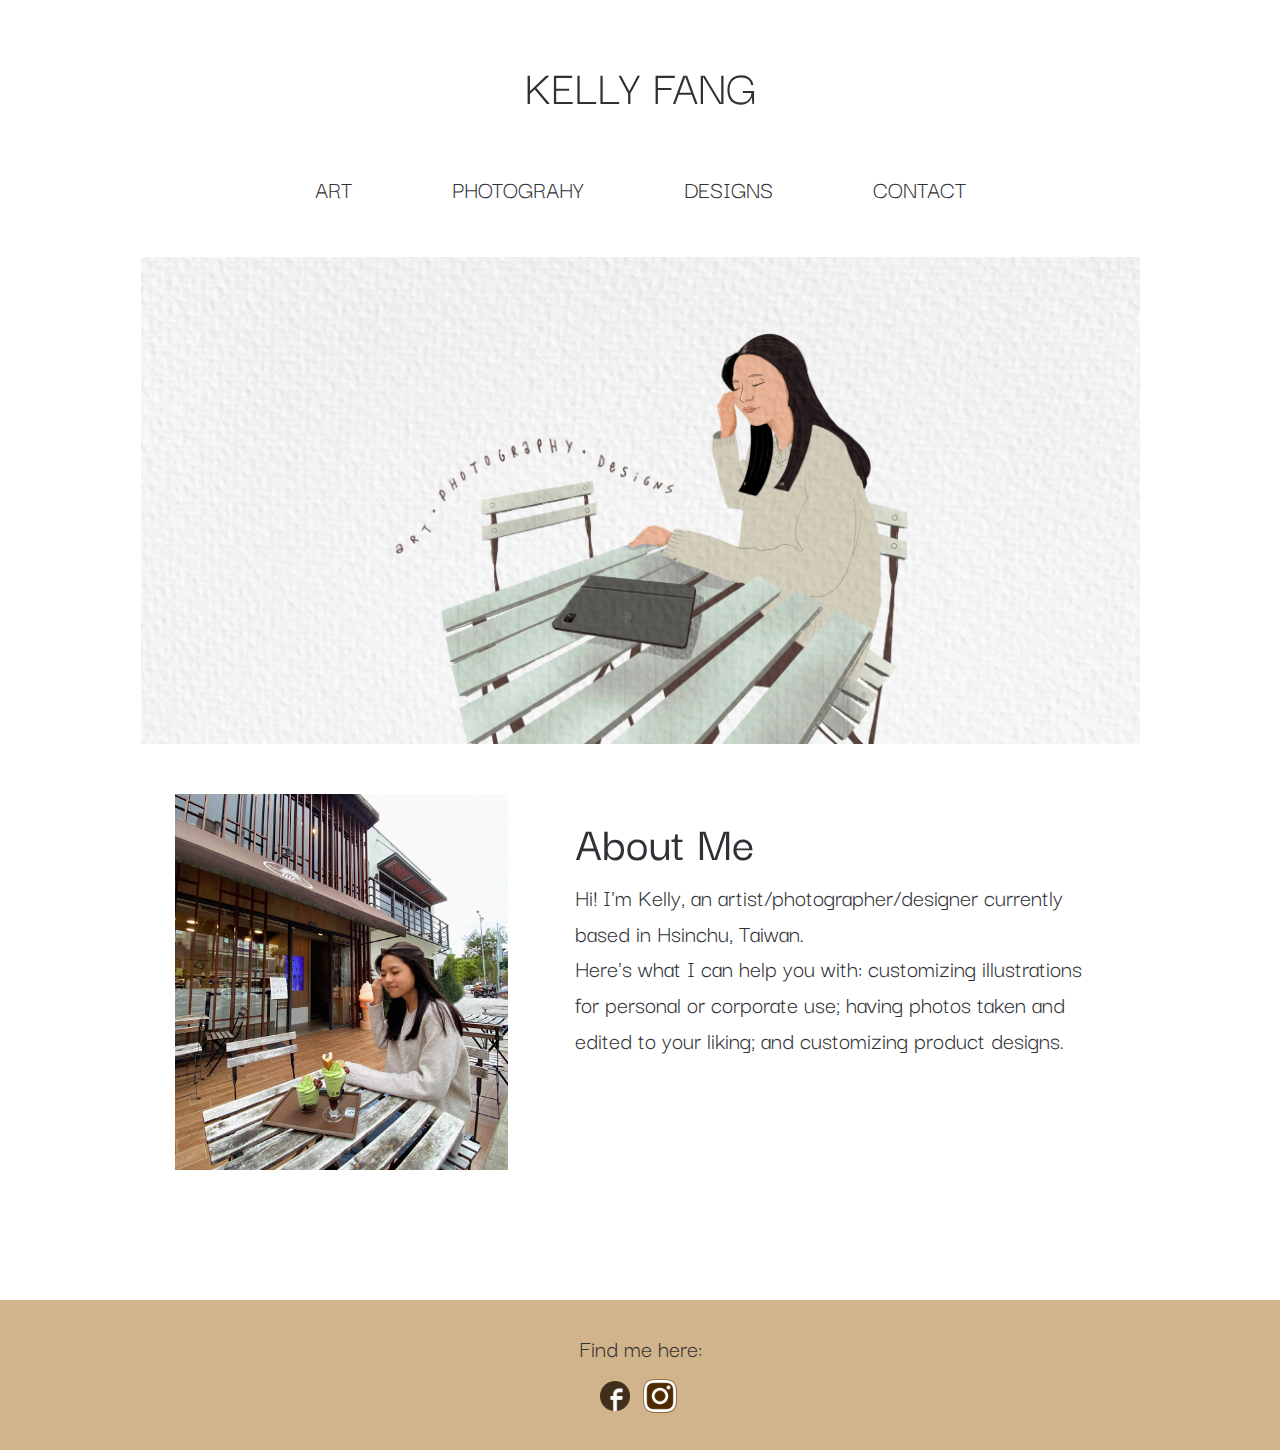
<file: index.html>
<!DOCTYPE html>
<html>

<head>
<meta charset="utf-8">
<title>Kelly Fang</title>
<link href="css/indexstyle.css"type="text/css"rel="stylesheet">
<link href="css/bootstrap.min.css" rel="stylesheet">
<script src="js/jquery.js"></script>
<script src="js/bootstrap.min.js"></script>

<!--FONT-->
<link rel="preconnect" href="https://fonts.gstatic.com">
<link href="https://fonts.googleapis.com/css2?family=Darker+Grotesque:wght@300&display=swap" rel="stylesheet">

<!--BOOTSTRAP-->
<link rel="stylesheet" href="https://maxcdn.bootstrapcdn.com/bootstrap/3.4.1/css/bootstrap.min.css">
<script src="https://maxcdn.bootstrapcdn.com/bootstrap/3.4.1/js/bootstrap.min.js"></script>
</head>

<div class="pagewrap">

<!--HEADER-->
<header class="headingtop">
  <div class="head1"><a href="./index.html">KELLY FANG</a></div>
</header>
<header class="headingbottom">
  <div class="head2"><a href="./art.html">ART</a></div>
  <div class="head3"><a href="./photography.html">PHOTOGRAHY</a></div>
  <div class="head4"><a href="./designs.html">DESIGNS</a></div>
  <div class="head5"><a href="./contact.html">CONTACT</a></div>
</header>

<body class="body">
<!--MAIN VISUAL-->
<div class="container">
        <img src="img/mainvisual.jpg">
</div>

<!--ABOUT ME-->
<div class="aboutme">
<div class="col-md-5 col-sm-12 col-2 aboutmepic"><img id="img" src="img/me.jpg"></div>
<div class="col-md-7 col-sm-12 col-2 aboutmetxt">
  <h1>About Me</h1>
  <p>Hi! I'm Kelly, an artist/photographer/designer currently based in Hsinchu, Taiwan. <br> Here's what I can help you with: customizing illustrations for personal or corporate use; having photos taken and edited to your liking; and customizing product designs.</p>
</div>
</div>
</body>

<!--FOOTER-->
<div class="footer">
<footer class="footertop">
  <p>Find me here:</p>
</footer>

<footer class="footerbottom">
  <div class="fb">
  <a href="https://www.facebook.com/fang.yunhsuan/"><img src="img/f1.png"></a>
</div>
<div class="ig">
  <a href="https://www.instagram.com/kellyhsuann/"><img src="img/i1.png"></a>
</div>
</footer>
</div>

</div>
</html>

<script type="text/javascript">

</script>
</file>
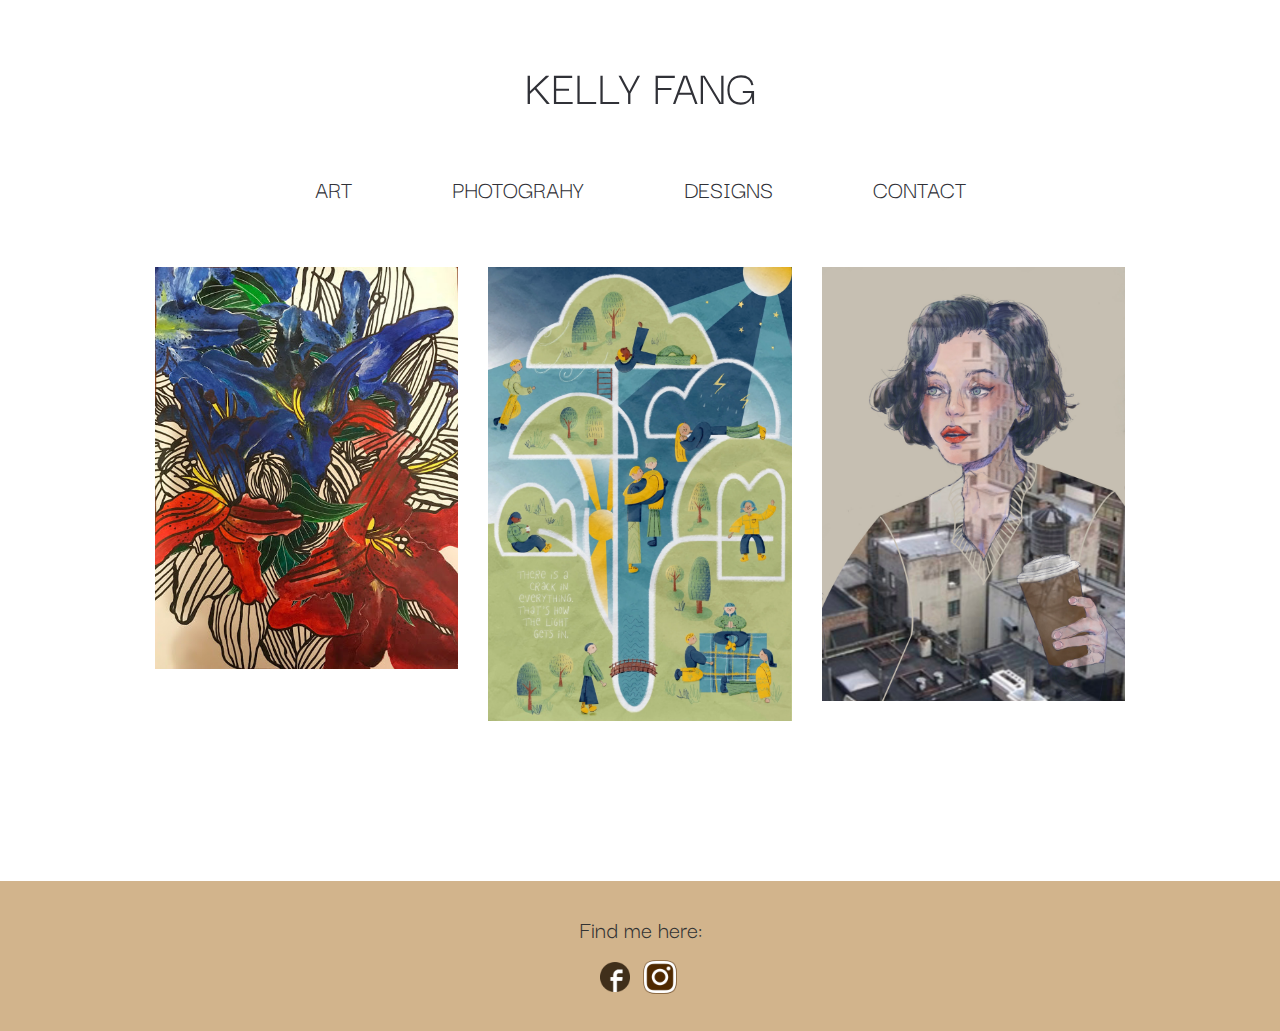
<file: art.html>
<!DOCTYPE html>
<html>

<head>
<meta charset="utf-8">
<title>Kelly Fang</title>
<link href="css/worksstyle.css"type="text/css"rel="stylesheet">
<link href="css/bootstrap.min.css" rel="stylesheet">
<script src="js/jquery.js"></script>
<script src="js/bootstrap.min.js"></script>

<!--FONT-->
<link rel="preconnect" href="https://fonts.gstatic.com">
<link href="https://fonts.googleapis.com/css2?family=Darker+Grotesque:wght@300&display=swap" rel="stylesheet">

<!--BOOTSTRAP-->
<link rel="stylesheet" href="https://maxcdn.bootstrapcdn.com/bootstrap/3.4.1/css/bootstrap.min.css">
<script src="https://maxcdn.bootstrapcdn.com/bootstrap/3.4.1/js/bootstrap.min.js"></script>
</head>

<div class="pagewrap">

<!--HEADER-->
<header class="headingtop">
  <div class="head1"><a href="./index.html">KELLY FANG</a></div>
</header>
<header class="headingbottom">
  <div class="head2"><a href="./art.html">ART</a></div>
  <div class="head3"><a href="./photography.html">PHOTOGRAHY</a></div>
  <div class="head4"><a href="./designs.html">DESIGNS</a></div>
  <div class="head5"><a href="./contact.html">CONTACT</a></div>
</header>

<!--ARTWORKS-->
<body class="body">
<div class="wcontainer1">
<div class="works1">
<div class="col-md-4 col-sm-12 col-3 work1"><img id="img1" src="img/art1.jpg"></div>
<div class="col-md-4 col-sm-12 col-3 work1"><img id="img8" src="img/art8.jpeg"></div>
<div class="col-md-4 col-sm-12 col-3 work1"><img id="img4" src="img/art4.jpg"></div>
</div>
</div>

<!--POPUP-->

<div id="imodal" class="cmodal">
<span class="close">&times;</span>
<img class="content" id="modalimg">
</div>
</body>

<!--FOOTER-->
<div class="footer">
<footer class="footertop">
  <p>Find me here:</p>
</footer>

<footer class="footerbottom">
  <div class="fb">
  <a href="https://www.facebook.com/fang.yunhsuan/"><img src="img/f1.png"></a>
</div>
<div class="ig">
  <a href="https://www.instagram.com/kellyhsuann/"><img src="img/i1.png"></a>
</div>
</footer>
</div>
</html>

<script type="text/javascript">

var modal = document.getElementById("imodal");

var img = document.getElementById("img1");
var modalImg = document.getElementById("modalimg");
img.onclick = function(){
  modal.style.display = "block";
  modalImg.src = this.src;
}

var img = document.getElementById("img8");
var modalImg = document.getElementById("modalimg");
img.onclick = function(){
  modal.style.display = "block";
  modalImg.src = this.src;
}

var img = document.getElementById("img4");
var modalImg = document.getElementById("modalimg");
img.onclick = function(){
  modal.style.display = "block";
  modalImg.src = this.src;
}

var span = document.getElementsByClassName("close")[0];

span.onclick = function() {
  modal.style.display = "none";
}
</script>
</file>
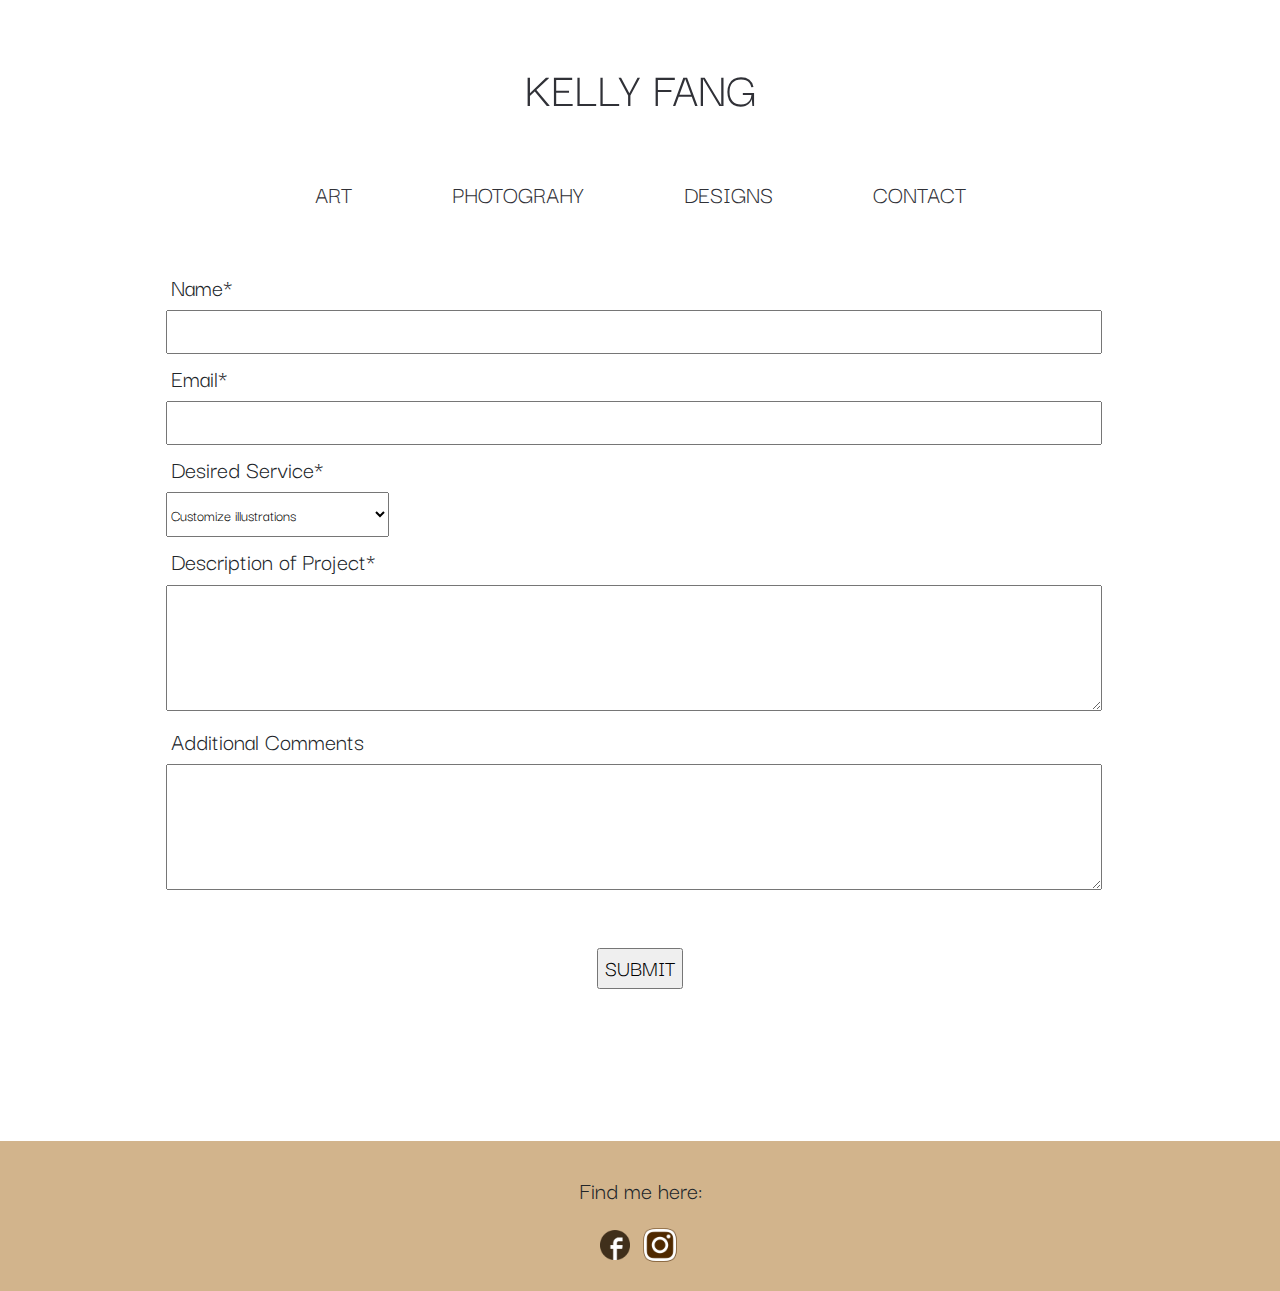
<file: contact.html>
<!DOCTYPE html>
<html>

<head>
<meta charset="utf-8">
<title>Kelly Fang</title>
<link href="css/contactstyle.css"type="text/css"rel="stylesheet">
<link href="css/bootstrap.min.css" rel="stylesheet">
<script src="js/jquery.js"></script>
<script src="js/bootstrap.min.js"></script>
</head>

<!--FONT-->
<link rel="preconnect" href="https://fonts.gstatic.com">
<link href="https://fonts.googleapis.com/css2?family=Darker+Grotesque:wght@300&display=swap" rel="stylesheet">

<div class="pagewrap">

<!--HEADER-->
<header class="headingtop">
  <div class="head1"><a href="./index.html">KELLY FANG</a></div>
</header>
<header class="headingbottom">
  <div class="head2"><a href="./art.html">ART</a></div>
  <div class="head3"><a href="./photography.html">PHOTOGRAHY</a></div>
  <div class="head4"><a href="./designs.html">DESIGNS</a></div>
  <div class="head5"><a href="./contact.html">CONTACT</a></div>
</header>

<body>

<!--FORM-->
<div class="contactme">

<div class="name">
<label for="name">Name*</label>
<input type="text"name="name"id="name"required>
</div>

<div class="email">
<label for="email">Email*</label>
<input type="text"name="email"id="email"required>
</div>

<div class="service">
<label for="service">Desired Service*</label>
<select id="service" name="service">
  <option value="art">Customize illustrations</option>
  <option value="photography">Take and/or edit photos</option>
  <option value="design">Customize designs</option>
</select>
</div>

<div class="description">
<label for="description">Description of Project*</label>
<textarea id="description"name="description"rows="5"cols="25"required></textarea>
</div>

<div class="message">
<label for="message">Additional Comments</label>
<textarea id="message"name="message"rows="5"cols="25"></textarea>
</div>

</div>

<div class="button">
<div class="submit">
<input type="submit"value="SUBMIT">
</div>
</div>

</body>

<!--FOOTER-->
<div class="footer">
<footer class="footertop">
  <p>Find me here:</p>
</footer>

<footer class="footerbottom">
  <div class="fb">
  <a href="https://www.facebook.com/fang.yunhsuan/"><img src="img/f1.png"></a>
</div>
<div class="ig">
  <a href="https://www.instagram.com/kellyhsuann/"><img src="img/i1.png"></a>
</div>
</footer>
</div>

</div>
</html>


<script type="text/javascript">
console.log("response");
$(document).ready(function(){
    $(".button").click(function(){
      alert("Thanks for reaching out. I'll get back to you soon!");
    }); 
});
</script>
</file>
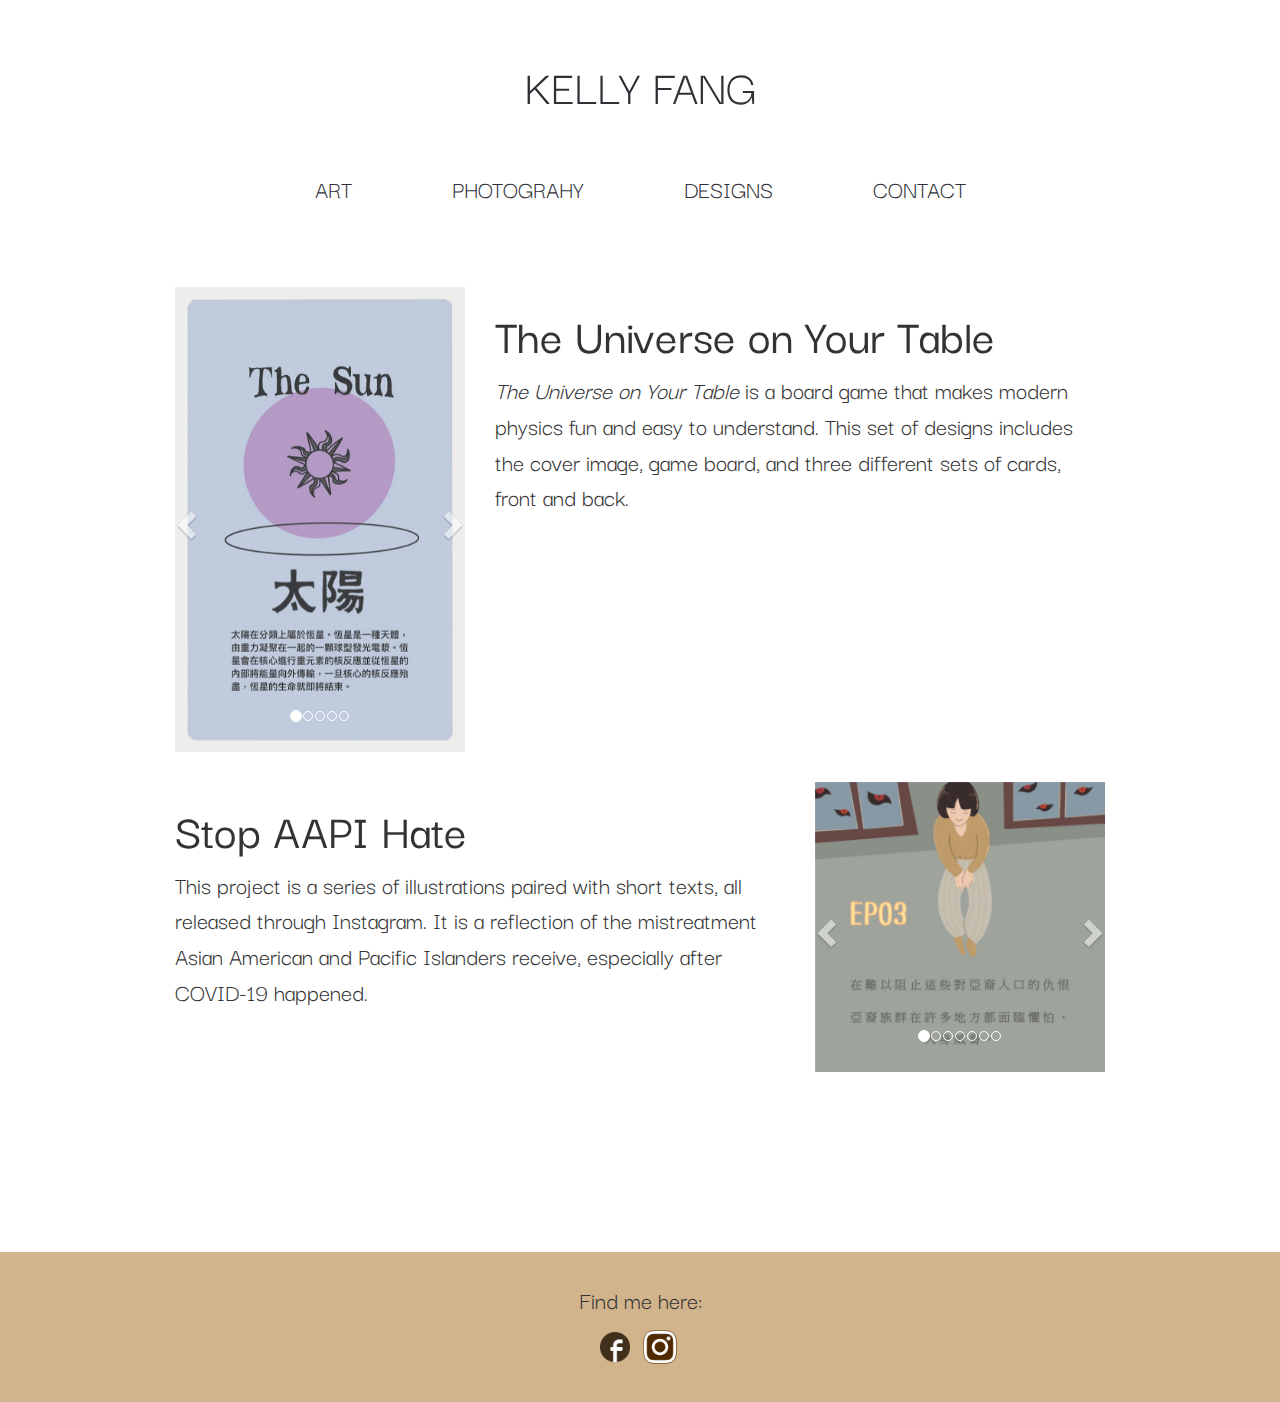
<file: designs.html>
<!DOCTYPE html>
<html>

<head>
<meta charset="utf-8">
<title>Kelly Fang</title>
<link href="css/worksstyle.css"type="text/css"rel="stylesheet">
<link href="css/bootstrap.min.css" rel="stylesheet">
<script src="js/jquery.js"></script>
<script src="js/bootstrap.min.js"></script>
<script type="text/javascript" src="js/jquery.min.js"></script>
<script src="js/skrollr.min.js"></script>

<!--FONT-->
<link rel="preconnect" href="https://fonts.gstatic.com">
<link href="https://fonts.googleapis.com/css2?family=Darker+Grotesque:wght@300&display=swap" rel="stylesheet">

<!--BOOTSTRAP-->
  <link rel="stylesheet" href="https://maxcdn.bootstrapcdn.com/bootstrap/3.4.1/css/bootstrap.min.css">
  <script src="https://maxcdn.bootstrapcdn.com/bootstrap/3.4.1/js/bootstrap.min.js"></script>
</head>

<div class="pagewrap">

<!--HEADER-->
<header class="headingtop">
  <div class="head1"><a href="./index.html">KELLY FANG</a></div>
</header>
<header class="headingbottom">
  <div class="head2"><a href="./art.html">ART</a></div>
  <div class="head3"><a href="./photography.html">PHOTOGRAHY</a></div>
  <div class="head4"><a href="./designs.html">DESIGNS</a></div>
  <div class="head5"><a href="./contact.html">CONTACT</a></div>
</header>

<!--DESIGNS-->
<body class="body">

<div class="universe">
<div class="col-md-4 col-sm-12 col-2 universeimg">
<!--CAROUSEL 1-->
<div id="Carousel1" class="carousel slide" data-ride="carousel">
  <ol class="carousel-indicators">
    <li data-target="#Carousel1" data-slide-to="0" class="active"></li>
    <li data-target="#Carousel1" data-slide-to="1"></li>
    <li data-target="#Carousel1" data-slide-to="2"></li>
    <li data-target="#Carousel1" data-slide-to="3"></li>
    <li data-target="#Carousel1" data-slide-to="4"></li>
  </ol>

  <div class="carousel-inner">
    <div class="item active">
      <img src="img/des4.jpg">
    </div>

    <div class="item">
      <img src="img/des5.jpg">
    </div>

    <div class="item">
      <img src="img/des6.jpg">
    </div>

    <div class="item">
      <img src="img/des7.jpg">
    </div>

    <div class="item">
      <img src="img/des3.jpg">
    </div>
  </div>
</div>

  <!--LEFT RIGHT CONTROLS-->
  <a class="left carousel-control" href="#Carousel1" data-slide="prev">
    <span class="glyphicon glyphicon-chevron-left"></span>
    <span class="sr-only">Previous</span>
  </a>
  <a class="right carousel-control" href="#Carousel1" data-slide="next">
    <span class="glyphicon glyphicon-chevron-right"></span>
    <span class="sr-only">Next</span>
  </a>
</div>
<div class="col-md-8 col-sm-12 col-2 universetxt">
    <h1>The Universe on Your Table</h1>
  <p><i>The Universe on Your Table</i> is a board game that makes modern physics fun and easy to understand. This set of designs includes the cover image, game board, and three different sets of cards, front and back.</p>
</div>
</div>

<div class="aapi">

<div class="col-md-8 col-sm-12 col-2 aapitxt">
    <h1>Stop AAPI Hate</h1>
  <p>This project is a series of illustrations paired with short texts, all released through Instagram. It is a reflection of the mistreatment Asian American and Pacific Islanders receive, especially after COVID-19 happened.</p>
</div>


<div class="col-md-4 col-sm-12 col-2 aapiimg">
<!--CAROUSEL 2-->
<div id="Carousel2" class="carousel slide" data-ride="carousel">

  <ol class="carousel-indicators">
    <li data-target="#Carousel2" data-slide-to="0" class="active"></li>
    <li data-target="#Carousel2" data-slide-to="1"></li>
    <li data-target="#Carousel2" data-slide-to="2"></li>
    <li data-target="#Carousel2" data-slide-to="3"></li>
    <li data-target="#Carousel2" data-slide-to="4"></li>
    <li data-target="#Carousel2" data-slide-to="5"></li>
    <li data-target="#Carousel2" data-slide-to="6"></li>
  </ol>

  <div class="carousel-inner">
    <div class="item active">
      <img src="img/21.JPG">
    </div>

    <div class="item">
      <img src="img/22.JPG">
    </div>

    <div class="item">
      <img src="img/23.JPG">
    </div>

    <div class="item">
      <img src="img/24.JPG">
    </div>

    <div class="item">
      <img src="img/25.JPG">
    </div>

    <div class="item">
      <img src="img/26.JPG">
    </div>

    <div class="item">
      <img src="img/27.JPG">
    </div>
</div>
</div>

  <!--LEFT RIGHT CONTROLS-->
  <a class="left carousel-control" href="#Carousel2" data-slide="prev">
    <span class="glyphicon glyphicon-chevron-left"></span>
    <span class="sr-only">Previous</span>
  </a>
  <a class="right carousel-control" href="#Carousel2" data-slide="next">
    <span class="glyphicon glyphicon-chevron-right"></span>
    <span class="sr-only">Next</span>
  </a>
</div>
  </div>

</body>

<!--FOOTER-->
<div class="footer">
<footer class="footertop">
  <p>Find me here:</p>
</footer>

<footer class="footerbottom">
  <div class="fb">
  <a href="https://www.facebook.com/fang.yunhsuan/"><img src="img/f1.png"></a>
</div>
<div class="ig">
  <a href="https://www.instagram.com/kellyhsuann/"><img src="img/i1.png"></a>
</div>
</footer>
</div>
</html>
</file>
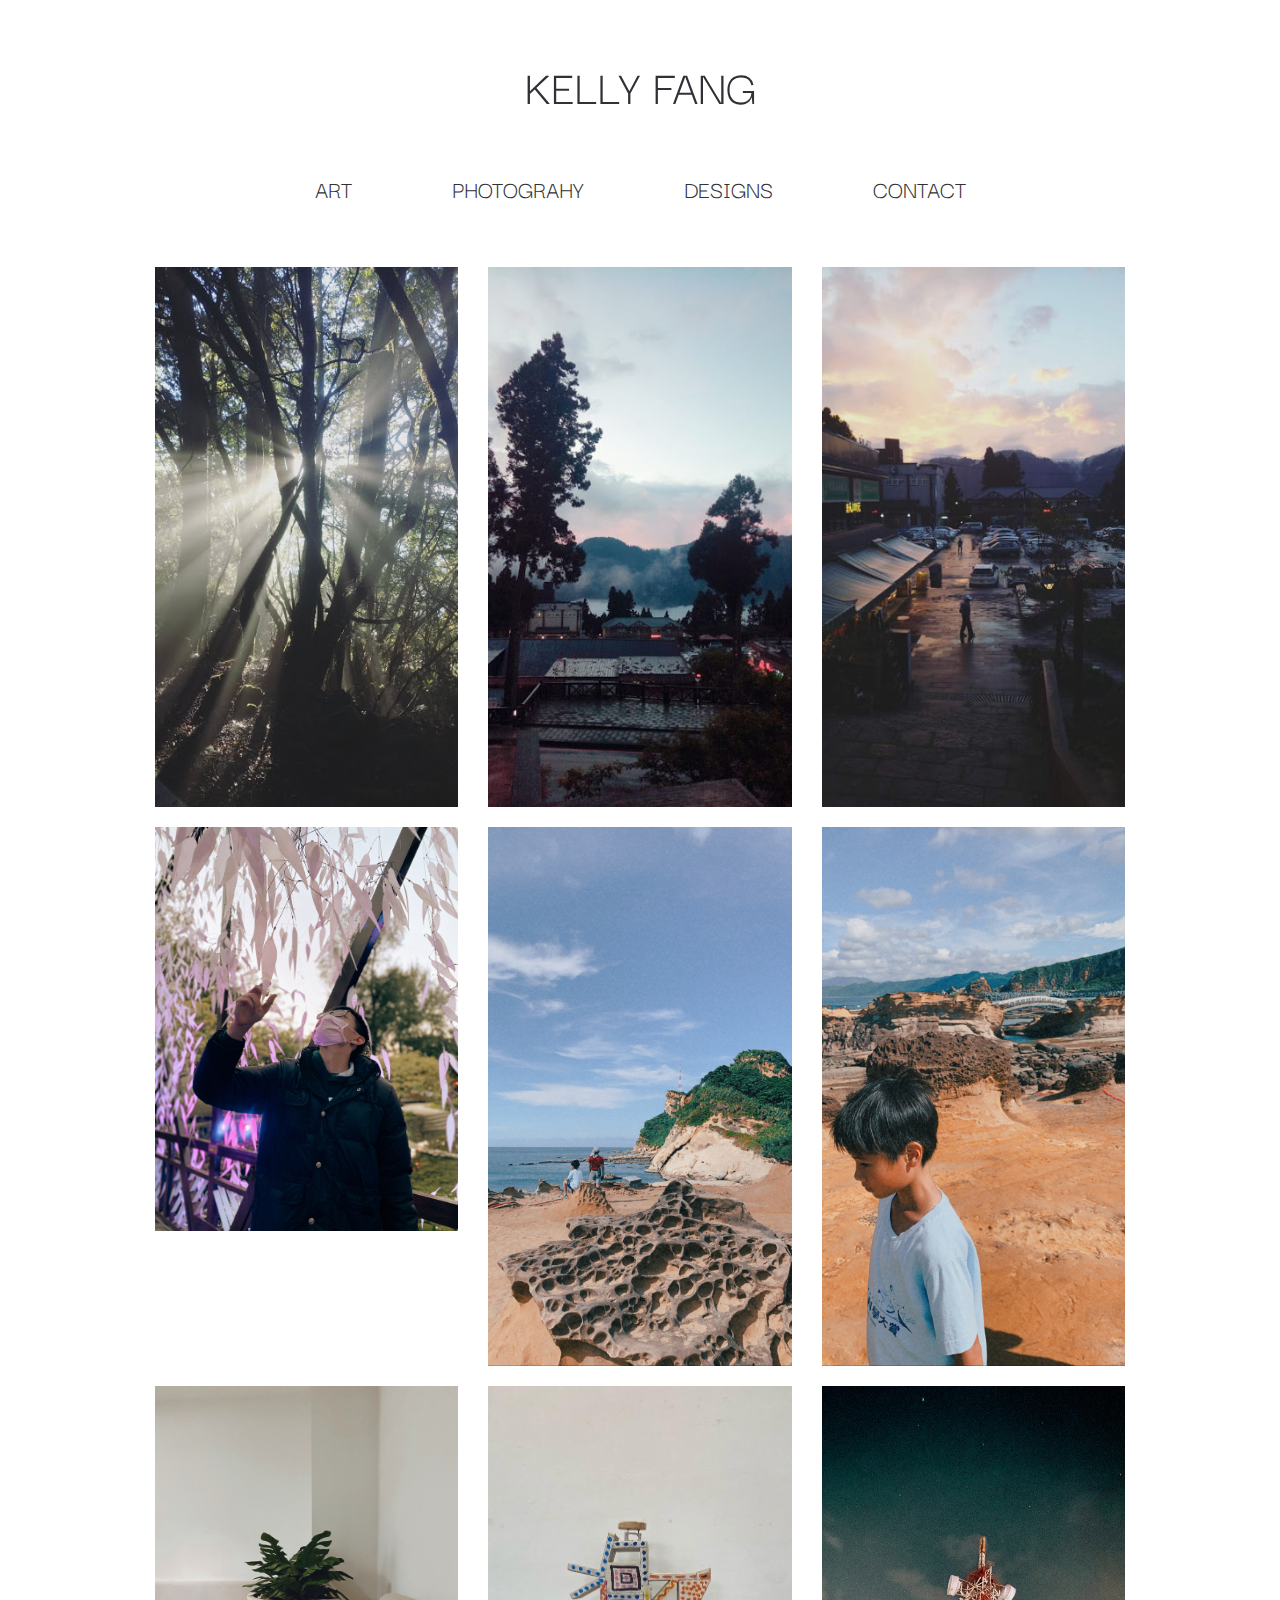
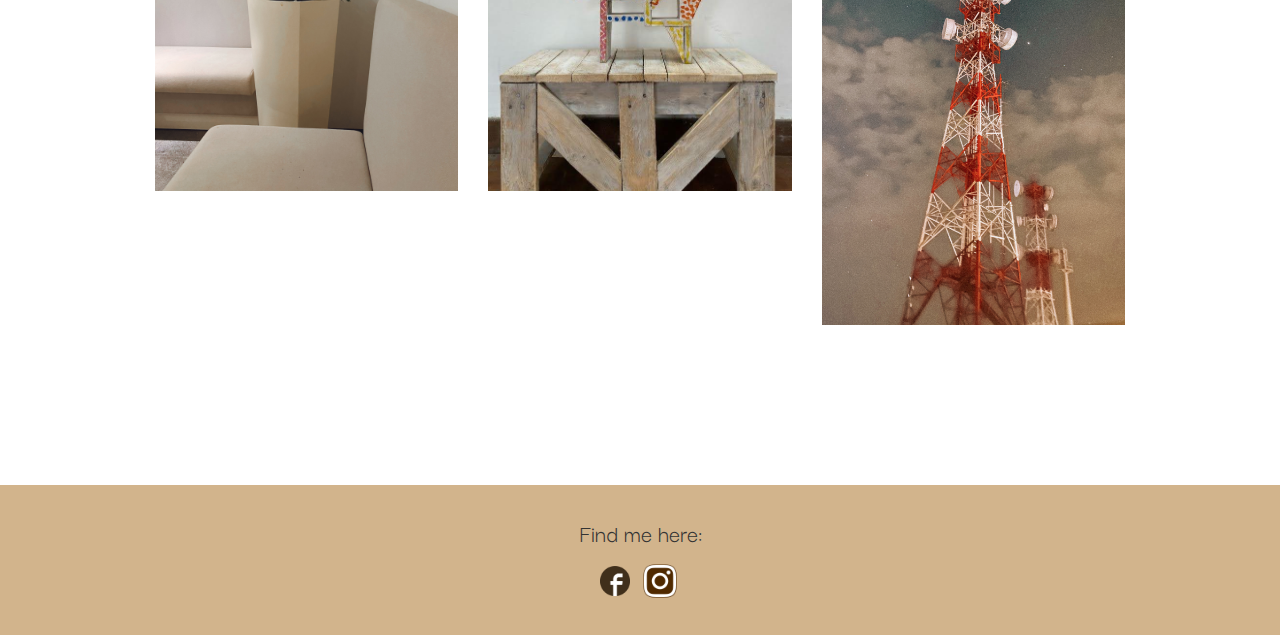
<file: photography.html>
<!DOCTYPE html>
<html>

<head>
<meta charset="utf-8">
<title>Kelly Fang</title>
<link href="css/worksstyle.css"type="text/css"rel="stylesheet">
<link href="css/bootstrap.min.css" rel="stylesheet">
<script src="js/jquery.js"></script>
<script src="js/bootstrap.min.js"></script>

<!--FONT-->
<link rel="preconnect" href="https://fonts.gstatic.com">
<link href="https://fonts.googleapis.com/css2?family=Darker+Grotesque:wght@300&display=swap" rel="stylesheet">

<!--BOOTSTRAP-->
  <link rel="stylesheet" href="https://maxcdn.bootstrapcdn.com/bootstrap/3.4.1/css/bootstrap.min.css">
  <script src="https://maxcdn.bootstrapcdn.com/bootstrap/3.4.1/js/bootstrap.min.js"></script>
</head>

<div class="pagewrap">

<!--HEADER-->
<header class="headingtop">
  <div class="head1"><a href="./index.html">KELLY FANG</a></div>
</header>
<header class="headingbottom">
  <div class="head2"><a href="./art.html">ART</a></div>
  <div class="head3"><a href="./photography.html">PHOTOGRAHY</a></div>
  <div class="head4"><a href="./designs.html">DESIGNS</a></div>
  <div class="head5"><a href="./contact.html">CONTACT</a></div>
</header>

<!--PHOTOGRAPHY-->
<body class="body">
<div class="wcontainer2">
<div class="works2">
<div class="col-md-4 col-sm-12 col-3 work2"><img id="img4" src="img/img1.jpg"></div>
<div class="col-md-4 col-sm-12 col-3 work2"><img id="img5" src="img/img2.jpg"></div>
<div class="col-md-4 col-sm-12 col-3 work2"><img id="img6" src="img/img3.jpg"></div>
<div class="col-md-4 col-sm-12 col-3 work2"><img id="img7" src="img/img10.jpg"></div>
<div class="col-md-4 col-sm-12 col-3 work2"><img id="img8" src="img/img5.jpg"></div>
<div class="col-md-4 col-sm-12 col-3 work2"><img id="img9" src="img/img6.jpg"></div>
<div class="col-md-4 col-sm-12 col-3 work2"><img id="img10" src="img/img11.jpg"></div>
<div class="col-md-4 col-sm-12 col-3 work2"><img id="img11" src="img/img8.jpg"></div>
<div class="col-md-4 col-sm-12 col-3 work2"><img id="img12" src="img/img13.jpeg"></div>
</div>
</div>

<!--POPUP-->
<div id="imodal" class="cmodal">
<span class="close">&times;</span>
<img class="content" id="modalimg">
</div>
</body>

<!--FOOTER-->
<div class="footer">
<footer class="footertop">
  <p>Find me here:</p>
</footer>

<footer class="footerbottom">
  <div class="fb">
  <a href="https://www.facebook.com/fang.yunhsuan/"><img src="img/f1.png"></a>
</div>
<div class="ig">
  <a href="https://www.instagram.com/kellyhsuann/"><img src="img/i1.png"></a>
</div>
</footer>
</div>
</html>

<!-- <script type="text/javascript">
			$(document).ready(function(){

$('img').click(function(){
	$(this).css('width','130%');
});
			});
		</script> -->

<script type="text/javascript">

var modal = document.getElementById("imodal");

var img = document.getElementById("img4");
var modalImg = document.getElementById("modalimg");
img.onclick = function(){
  modal.style.display = "block";
  modalImg.src = this.src;
}

var img = document.getElementById("img5");
var modalImg = document.getElementById("modalimg");
img.onclick = function(){
  modal.style.display = "block";
  modalImg.src = this.src;
}

var img = document.getElementById("img6");
var modalImg = document.getElementById("modalimg");
img.onclick = function(){
  modal.style.display = "block";
  modalImg.src = this.src;
}

var img = document.getElementById("img7");
var modalImg = document.getElementById("modalimg");
img.onclick = function(){
  modal.style.display = "block";
  modalImg.src = this.src;
}

var img = document.getElementById("img8");
var modalImg = document.getElementById("modalimg");
img.onclick = function(){
  modal.style.display = "block";
  modalImg.src = this.src;
}

var img = document.getElementById("img9");
var modalImg = document.getElementById("modalimg");
img.onclick = function(){
  modal.style.display = "block";
  modalImg.src = this.src;
}

var img = document.getElementById("img10");
var modalImg = document.getElementById("modalimg");
img.onclick = function(){
  modal.style.display = "block";
  modalImg.src = this.src;
}

var img = document.getElementById("img11");
var modalImg = document.getElementById("modalimg");
img.onclick = function(){
  modal.style.display = "block";
  modalImg.src = this.src;
}

var img = document.getElementById("img12");
var modalImg = document.getElementById("modalimg");
img.onclick = function(){
  modal.style.display = "block";
  modalImg.src = this.src;
}

var span = document.getElementsByClassName("close")[0];

span.onclick = function() {
  modal.style.display = "none";
}
</script>
</file>
<file: css/indexstyle.css>
* {
	font-family: 'Darker Grotesque', sans-serif;
	box-sizing: border-box;
}

.headingtop {
	display: flex;
	align-items: center;
	justify-content: center;
}

.headingtop a {
	color: #303137;
	font-size: 50px;
	text-decoration: none !important;
}

.headingbottom {
	display: flex;
	align-items: center;
	justify-content: center;
}

.headingbottom a {
	color: #303137;
	font-size: 25px;
	text-decoration: none !important;
}

.head1{
	margin-top: 50px;
}

.head2 {
	margin: 50px;
}

.head3 {
	margin: 50px;
}

.head4 {
	margin: 50px;
}

.head5 {
	margin: 50px;
}

.container {
	display: flex;
	align-items: center;
	justify-content: center;
}

.container img {
	width: 90%;
	height: auto;
}

.aboutme {
	margin: 160px;
	margin-top: 50px;
	margin-bottom: 30px;
}

.aboutme img {
	width: 90%;
	height: auto;
	margin-bottom: 100px;
}

.aboutme h1 {
	color: #303137;
	font-size: 50px;
}

.aboutme p {
	color: #303137;
	font-size: 25px;
	margin-bottom: 100px;
}

/* FOOTER */

.footer {
	background-color: #d2b48c;
	height: 150px;
	bottom: 0px;
	left: 0px;
	right: 0px;
	margin-bottom: 0px;
}

.footertop {
	display: flex;
	align-items: center;
	justify-content: center;
	margin-top: 30px;
}

.footertop p {
	font-family: 'Darker Grotesque', sans-serif;
	font-size: 25px;
}

.footerbottom {
	display: flex;
	align-items: center;
	justify-content: center;
}

.footerbottom a img {
	background-color: transparent;
} 

.fb a img {
	width: 30px;
	height: 30px;
	margin-right: 10px;
}

.ig a img {
	width: 40px;
	height: 40px;
}

.pagewrap {
	display: flex;
	flex-direction: column;
	min-height: 100vh;
}

.body {
	flex-grow: 1;
}

/* dark gray 	color: #63625d;
darker gray	color: #303137;
brown/beige	color: #c49f8f;
skin color: #eccdbe;
light skin: #f5f5dc;
*/
</file>
<file: css/worksstyle.css>
* {
	font-family: 'Darker Grotesque', sans-serif;
}

.headingtop {
	display: flex;
	align-items: center;
	justify-content: center;
}

.headingtop a {
	color: #303137;
	font-size: 50px;
	text-decoration: none !important;
}

.headingbottom {
	display: flex;
	align-items: center;
	justify-content: center;
}

.headingbottom a {
	color: #303137;
	font-size: 25px;
	text-decoration: none !important;
}

.head1{
	margin-top: 50px;
}

.head2 {
	margin: 50px;
}

.head3 {
	margin: 50px;
}

.head4 {
	margin: 50px;
}

.head5 {
	margin: 50px;
}

/* img {
    transition:transform 0.25s ease;
}

img:hover {
    -webkit-transform:scale(1.5); 
    transform:scale(1.5);
} */


/* Style the Image Used to Trigger the Modal */
#img {
  cursor: pointer;
  transition: 0.3s;
}

#img:hover {opacity: 0.7;}

/* The Modal (background) */
.cmodal {
  display: none; /* Hidden by default */
  position: fixed; /* Stay in place */
  z-index: 1; /* Sit on top */
  padding-top: 100px; /* Location of the box */
  left: 0;
  top: 0;
  width: 100%; /* Full width */
  height: 100%; /* Full height */
  overflow: auto; /* Enable scroll if needed */
  background-color: rgb(0,0,0); /* Fallback color */
  background-color: rgba(0,0,0,0.9); /* Black w/ opacity */
}

/* Modal Content (Image) */
.content {
  margin: auto;
  display: block;
  width: 80%;
  max-width: 700px;
}


/* The Close Button */
.close {
  position: absolute;
  top: 15px;
  right: 35px;
  color: #f1f1f1;
  font-size: 40px;
  font-weight: bold;
  transition: 0.3s;
}

.close:hover,
.close:focus {
  color: #bbb;
  text-decoration: none;
  cursor: pointer;
}

/* 100% Image Width on Smaller Screens */
@media only screen and (max-width: 700px){
  .modal-content {
    width: 100%;
  }
}

.wcontainer1 {
	display: flex;
	justify-content: center;
	align-items: center;
}

.works1 {
	width: 1000px;
}


.work1 {
	width: 250px;
}

.works1 img {
	display: block;
	width: 100%;
	height: auto;
	margin-top: 10px;
	margin-bottom: 10px;
}

.wcontainer2 {
	display: flex;
	justify-content: center;
	align-items: center;
}

.works2 {
	width: 1000px;
}


.work2 {
	width: 250px;
}

.works2 img {
	display: block;
	width: 100%;
	height: auto;
	margin-top: 10px;
	margin-bottom: 10px;
}

.wcontainer3 {
	display: flex;
	justify-content: center;
	align-items: center;
}

.works3 {
	width: 1000px;
}


.work3 {
	width: 250px;
}

.works3 img {
	display: block;
	width: 100%;
	height: auto;
	margin-top: 10px;
	margin-bottom: 10px;
}


/* FOOTER */

.footer {
	background-color: #d2b48c;
	height: 150px;
	bottom: 0px;
	left: 0px;
	right: 0px;
	margin-bottom: 0px;
	margin-top: 150px;
}

.footertop {
	display: flex;
	align-items: center;
	justify-content: center;
	margin-top: 30px;
}

.footertop p {
	font-family: 'Darker Grotesque', sans-serif;
	font-size: 25px;
}

.footerbottom {
	display: flex;
	align-items: center;
	justify-content: center;
}

.footerbottom a img {
	background-color: transparent;
} 

.fb a img {
	width: 30px;
	height: 30px;
	margin-right: 10px;
}

.ig a img {
	width: 40px;
	height: 40px;
}

.pagewrap {
	display: flex;
	flex-direction: column;
	min-height: 100vh;
}

.body {
	flex-grow: 1;
}

.universe {
	margin: 160px;
	margin-top: 30px;
	margin-bottom: 30px;
}

.universetxt h1 {
	font-size: 50px;
}

.universetxt p {
	font-size: 25px;
}

.aapi {
	margin: 160px;
	margin-top: 0px;
	margin-bottom: 30px;
}

.aapitxt h1 {
	font-size: 50px;
}

.aapitxt p {
	font-size: 25px;
}

.carousel-control.left, .carousel-control.right {
	background-image: none !important;
	filter: none !important;
}

*{
	box-sizing: border-box;
/*	background-color: #FDFEFE; */
}
</file>
<file: css/contactstyle.css>
* {
	font-family: 'Darker Grotesque', sans-serif;
}

.headingtop {
	display: flex;
	align-items: center;
	justify-content: center;
}

.headingtop a {
	color: #303137;
	font-size: 50px;
	text-decoration: none !important;
}

.headingbottom {
	display: flex;
	align-items: center;
	justify-content: center;
}

.headingbottom a {
	color: #303137;
	font-size: 25px;
	text-decoration: none !important;
}

.head1{
	margin-top: 50px;
}

.head2 {
	margin: 50px;
}

.head3 {
	margin: 50px;
}

.head4 {
	margin: 50px;
}

.head5 {
	margin: 50px;
}

/*contact me form*/

.fcontainer1 {
	display: flex;
	justify-content: center;
	align-items: center;
}

form {
	font-family: 'Darker Grotesque', sans-serif;
	font-size: 25px;
	text-align: center;
	width: 100px;
	height: 30px;
	margin-top: 80px;
	margin-bottom: 50px;
}

label {
	font-family: 'Darker Grotesque', sans-serif;
	font-size: 25px;
	font-weight: normal !important;
	margin-right: 10px;
}

.contactme {
	margin-left: 13%;
}

.name label {
	display: block;
	justify-content: left;
	align-items: left;
	margin: 5px;
}

.name input {
	font-family: 'Darker Grotesque', sans-serif !important;
	font-size: 25px;
}

#name {
	width: 84%;
	height: auto;
}

.email label {
	display: block;
	justify-content: left;
	align-items: left;
	margin: 5px;
}

.email input {
	font-family: 'Darker Grotesque', sans-serif !important;
	font-size: 25px;
}

#email {
	width: 84%;
	height: auto;
}

.service label {
	display: block;
	justify-content: left;
	align-items: left;
	margin: 5px;
}

.service input {
	font-family: 'Darker Grotesque', sans-serif !important;
	font-size: 25px;
}

#service {
	height: 45px;
	width: 20%;
}

.service option {
	font-size: 25px;
}

.description label {
	display: block;
	justify-content: left;
	align-items: left;
	margin: 5px;
}

#description {
	width: 84%;
	height: auto;
}

.message label {
	display: block;
	justify-content: left;
	align-items: left;
	margin: 5px;	
}

#message {
	width: 84%;
	height: auto;
}

.button {
	display: flex;
	justify-content: center;
	align-items: center;
}

.submit {
	display: flex;
	justify-content: center;
	align-items: center;
	margin-top: 50px;
	margin-bottom: 150px;
	font-size: 23px;
	width: 60px;
	height: 45px;
}

/* FOOTER */

.footer {
	background-color: #d2b48c;
	height: 150px;
	bottom: 0px;
	left: 0px;
	right: 0px;
	margin-bottom: 0px;
}

.footertop {
	display: flex;
	align-items: center;
	justify-content: center;
	margin-top: 30px;
}

.footertop p {
	font-family: 'Darker Grotesque', sans-serif;
	font-size: 25px;
}

.footerbottom {
	display: flex;
	align-items: center;
	justify-content: center;
}

.footerbottom a img {
	background-color: transparent;
} 

.fb a img {
	width: 30px;
	height: 30px;
	margin-right: 10px;
}

.ig a img {
	width: 40px;
	height: 40px;
}

.pagewrap {
	display: flex;
	flex-direction: column;
	min-height: 100vh;
}

.body {
	flex-grow: 1;
}
</file>
